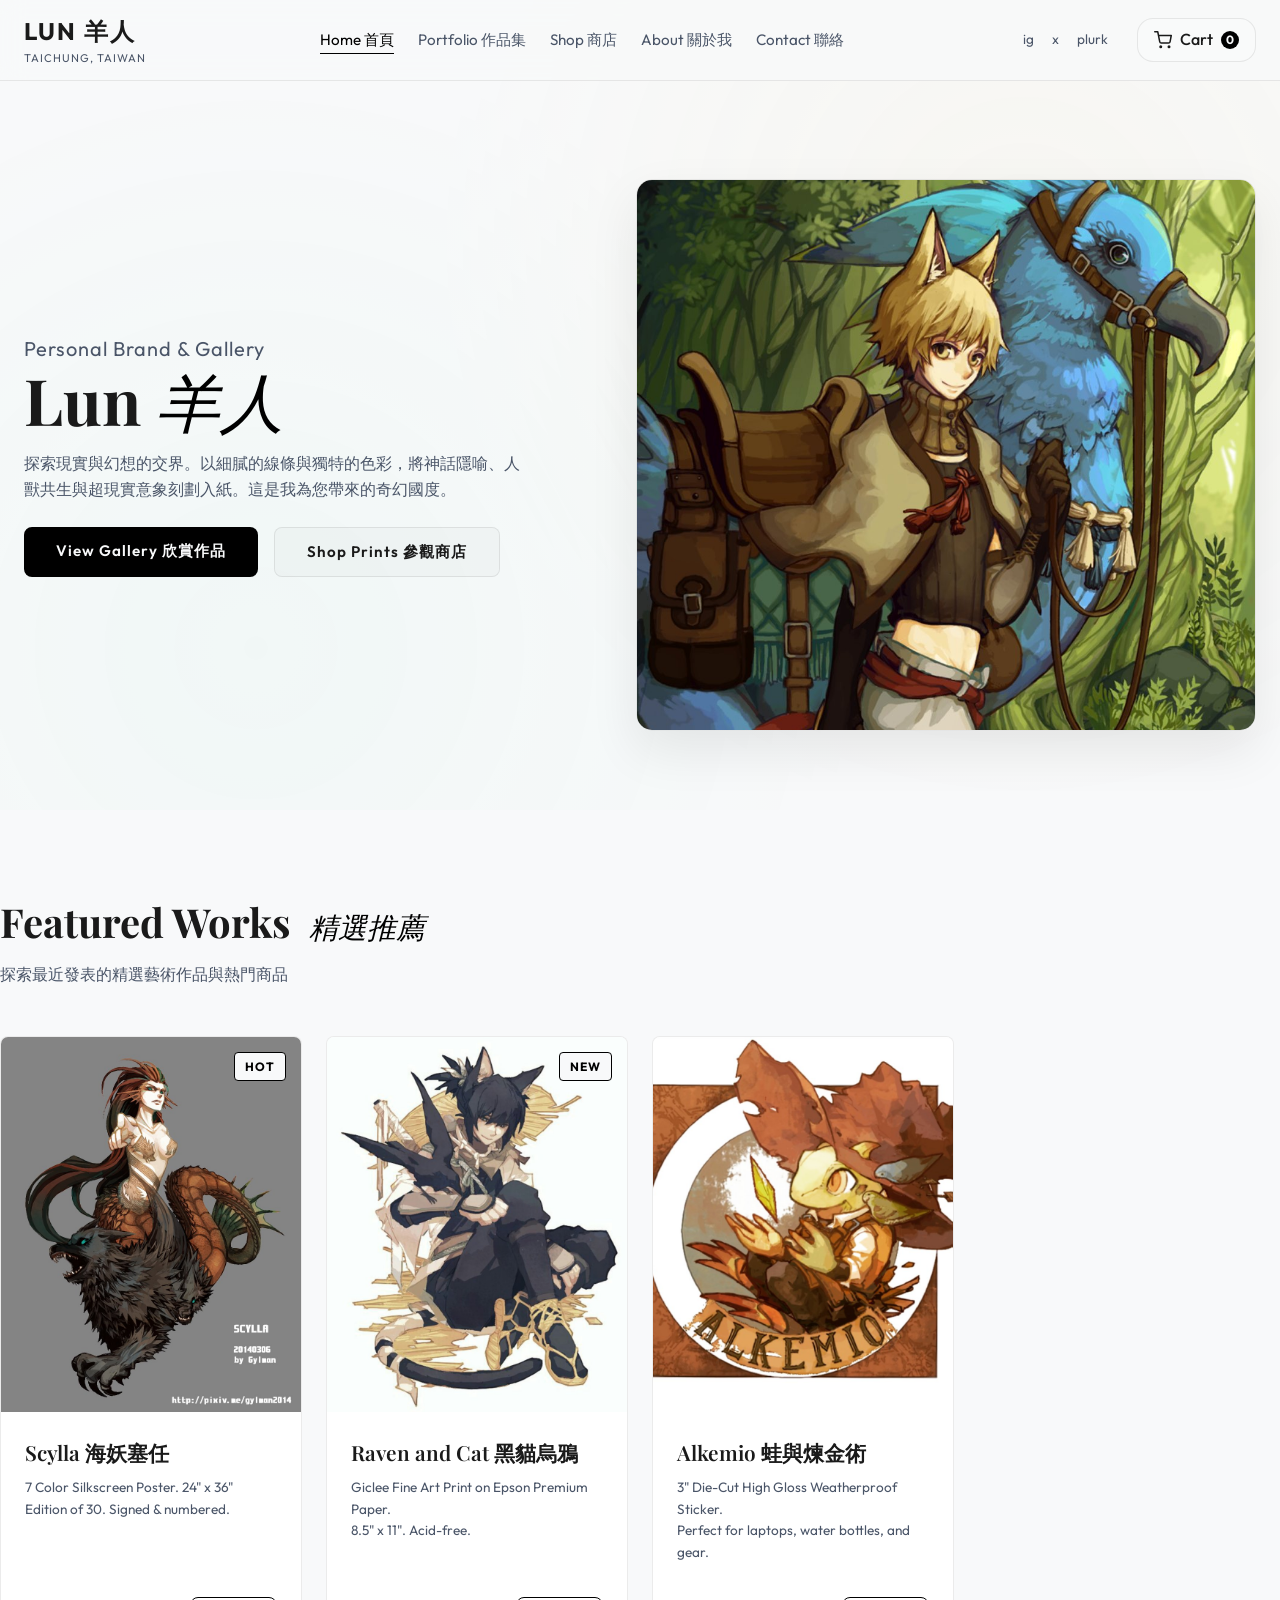
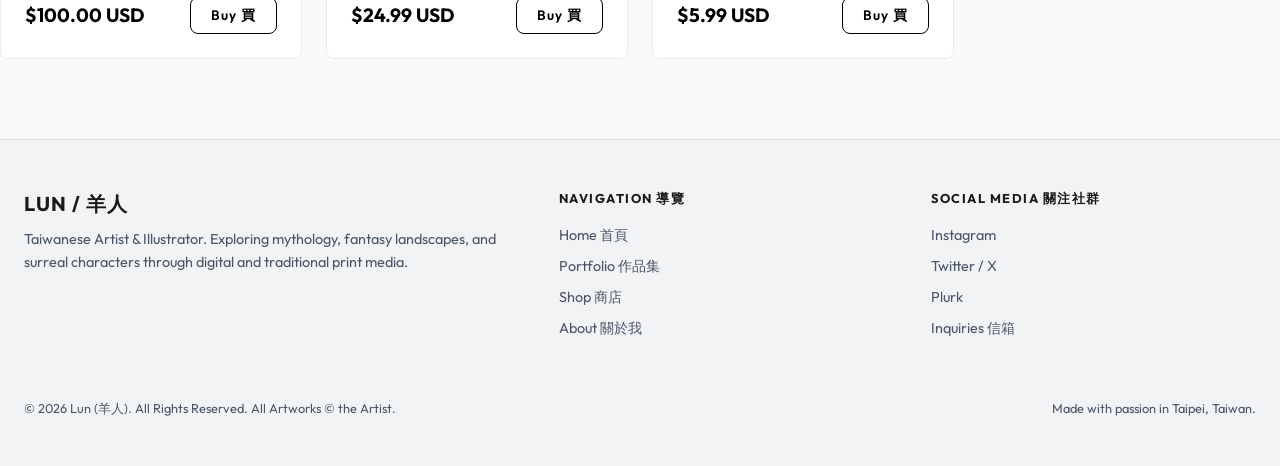
<file: index.html>
<!DOCTYPE html>
<html lang="zh-Hant-TW">
<head>
    <meta charset="UTF-8">
    <meta name="viewport" content="width=device-width, initial-scale=1.0">
    <title>Lun (羊人) — Artist & Illustrator | 官方網站</title>
    <meta name="description" content="台灣插畫家暨概念設計師 Lun (羊人) 的個人品牌官方網站。展示其超現實主義插畫、概念美術作品，並提供限量絲網印刷海報、藝術微噴與貼紙周邊販售。">
    <link rel="stylesheet" href="style.css">
    <!-- FontAwesome or simple SVG icons can be embedded directly. We'll use inline SVGs for high reliability and visual speed. -->
</head>
<body>

    <!-- --- Header --- -->
    <header>
        <div class="container nav-container">
            <a href="index.html" class="logo-wrapper">
                <span class="logo-brand">LUN 羊人</span>
                <span class="logo-location">Taichung, Taiwan</span>
            </a>
            
            <nav>
                <ul class="nav-links" id="nav-links">
                    <li><a href="index.html" class="active">Home 首頁</a></li>
                    <li><a href="portfolio.html">Portfolio 作品集</a></li>
                    <li><a href="shop.html">Shop 商店</a></li>
                    <li><a href="about.html">About 關於我</a></li>
                    <li><a href="#" id="contact-trigger">Contact 聯絡</a></li>
                </ul>
            </nav>
            
            <div class="nav-right">
                <div class="social-icons-nav">
                    <a href="https://instagram.com" target="_blank">ig</a>
                    <a href="https://x.com" target="_blank">x</a>
                    <a href="https://plurk.com" target="_blank">plurk</a>
                </div>
                <div class="cart-icon-btn" id="cart-toggle">
                    <svg width="18" height="18" viewBox="0 0 24 24" fill="none" stroke="currentColor" stroke-width="2" stroke-linecap="round" stroke-linejoin="round"><circle cx="9" cy="21" r="1"></circle><circle cx="20" cy="21" r="1"></circle><path d="M1 1h4l2.68 13.39a2 2 0 0 0 2 1.61h9.72a2 2 0 0 0 2-1.61L23 6H6"></path></svg>
                    <span>Cart</span>
                    <span class="cart-count" id="cart-count">0</span>
                </div>
                <div class="menu-toggle" id="menu-toggle">
                    <span></span>
                    <span></span>
                    <span></span>
                </div>
            </div>
        </div>
    </header>

    <!-- --- Hero Section --- -->
    <section class="hero-section">
        <div class="hero-bg"></div>
        <div class="container hero-grid">
            <div class="hero-content">
                <span class="subtitle">Personal Brand & Gallery</span>
                <h1>Lun <em>羊人</em></h1>
                <p>探索現實與幻想的交界。以細膩的線條與獨特的色彩，將神話隱喻、人獸共生與超現實意象刻劃入紙。這是我為您帶來的奇幻國度。</p>
                <div class="hero-actions">
                    <a href="portfolio.html" class="btn btn-primary">View Gallery 欣賞作品</a>
                    <a href="shop.html" class="btn btn-secondary">Shop Prints 參觀商店</a>
                </div>
            </div>
            <div class="hero-visual">
                <img src="assest/hero_artwork.png" alt="Lun (羊人) Signature Artwork - A surreal scene featuring a sheep-horned figure">
            </div>
        </div>
    </section>

    <!-- --- Featured Section --- -->
    <section class="container section-padding">
        <div class="section-header">
            <h2>Featured Works <em>精選推薦</em></h2>
            <p>探索最近發表的精選藝術作品與熱門商品</p>
        </div>
        
        <div class="product-grid">
            <!-- Work 1 (Link to Portfolio/Shop) -->
            <div class="product-card" data-id="featured-1" data-price="200.00" data-image="assest/artwork_silkscreen1.png">
                <div class="product-img-wrapper">
                    <img src="assest/artwork_silkscreen1.png" alt="Frankenstein AP - Screen Print Poster">
                    <span class="product-badge">Hot</span>
                </div>
                <div class="product-info">
                    <h3 class="product-title">Scylla 海妖塞任</h3>
                    <p class="product-meta">
                        7 Color Silkscreen Poster. 24" x 36"<br>
                        Edition of 30. Signed & numbered.
                    </p>
                    <div class="product-price-row">
                        <span class="product-price">$100.00 USD</span>
                        <button class="btn-buy">Buy 買</button>
                    </div>
                </div>
            </div>

            <!-- Work 2 -->
            <div class="product-card" data-id="featured-2" data-price="24.99" data-image="assest/artwork_giclee1.png">
                <div class="product-img-wrapper">
                    <img src="assest/artwork_giclee1.png" alt="Essences Insensees - Giclee Print">
                    <span class="product-badge">New</span>
                </div>
                <div class="product-info">
                    <h3 class="product-title">Raven and Cat 黑貓烏鴉</h3>
                    <p class="product-meta">
                        Giclee Fine Art Print on Epson Premium Paper.<br>
                        8.5" x 11". Acid-free.
                    </p>
                    <div class="product-price-row">
                        <span class="product-price">$24.99 USD</span>
                        <button class="btn-buy">Buy 買</button>
                    </div>
                </div>
            </div>

            <!-- Work 3 -->
            <div class="product-card" data-id="featured-3" data-price="5.99" data-image="assest/artwork_sticker1.png">
                <div class="product-img-wrapper">
                    <img src="assest/artwork_sticker1.png" alt="SOUR 酸 - Sticker">
                </div>
                <div class="product-info">
                    <h3 class="product-title">Alkemio 蛙與煉金術</h3>
                    <p class="product-meta">
                        3" Die-Cut High Gloss Weatherproof Sticker.<br>
                        Perfect for laptops, water bottles, and gear.
                    </p>
                    <div class="product-price-row">
                        <span class="product-price">$5.99 USD</span>
                        <button class="btn-buy">Buy 買</button>
                    </div>
                </div>
            </div>
        </div>
    </section>

    <!-- --- Cart Overlay & Drawer (Global) --- -->
    <div class="cart-overlay" id="cart-overlay">
        <div class="cart-drawer" id="cart-drawer">
            <div class="cart-header">
                <h3>Shopping Cart 購物車</h3>
                <span class="cart-close-btn" id="cart-close">&times;</span>
            </div>
            
            <div class="cart-items-wrapper" id="cart-items-wrapper">
                <!-- Cart items will be loaded dynamically by JS -->
            </div>
            
            <div class="cart-footer-panel">
                <div class="cart-summary-row">
                    <span>Subtotal 小計</span>
                    <span class="cart-summary-price" id="cart-total-price">$0.00 USD</span>
                </div>
                
                <button class="btn btn-primary" id="checkout-btn" style="width: 100%; text-align: center;">Proceed to Checkout 填寫結帳資料</button>
                
                <!-- Mock Checkout Form inside Drawer -->
                <div class="cart-checkout-form" id="checkout-form">
                    <form id="pay-form">
                        <div class="contact-form-group">
                            <label class="contact-form-label" for="checkout-email">Email 收件信箱</label>
                            <input class="contact-input" type="email" id="checkout-email" required placeholder="your_email@domain.com">
                        </div>
                        <div class="contact-form-group">
                            <label class="contact-form-label" for="checkout-name">Recipient Name 收件人姓名</label>
                            <input class="contact-input" type="text" id="checkout-name" required placeholder="收件人真實姓名">
                        </div>
                        <div class="contact-form-group">
                            <label class="contact-form-label" for="checkout-address">Shipping Address 運送地址</label>
                            <input class="contact-input" type="text" id="checkout-address" required placeholder="收件完整地址">
                        </div>
                        <div class="contact-form-group">
                            <label class="contact-form-label" for="checkout-card">Card Number 信用卡卡號</label>
                            <input class="contact-input" type="text" id="checkout-card" required placeholder="0000 0000 0000 0000">
                        </div>
                        <div style="display: grid; grid-template-columns: 1fr 1fr; gap: 10px;">
                            <div class="contact-form-group">
                                <label class="contact-form-label" for="checkout-expiry">Expiry 有效期限</label>
                                <input class="contact-input" type="text" id="checkout-expiry" required placeholder="MM/YY">
                            </div>
                            <div class="contact-form-group">
                                <label class="contact-form-label" for="checkout-cvv">CVV 安全碼</label>
                                <input class="contact-input" type="text" id="checkout-cvv" required placeholder="123">
                            </div>
                        </div>
                        <button type="submit" class="btn btn-primary" id="pay-submit-btn" style="width: 100%; text-align: center; margin-top: 15px; background-color: var(--accent-emerald);">Pay & Confirm 模擬付款</button>
                    </form>
                </div>
            </div>
        </div>
    </div>

    <!-- --- Contact Overlay & Drawer (Global) --- -->
    <div class="contact-overlay" id="contact-overlay">
        <div class="contact-drawer" id="contact-drawer">
            <div class="contact-header">
                <h3>Contact & Newsletter 聯絡與訂閱</h3>
                <span class="contact-close-btn" id="contact-close">&times;</span>
            </div>
            
            <div class="contact-body">
                <p class="contact-intro">對於委託合作、展覽邀請或商品購買有任何疑問？請填寫下方表單，我會儘快與您聯繫。</p>
                
                <form id="contact-form">
                    <div class="contact-form-group">
                        <label class="contact-form-label" for="contact-name">Name 姓名</label>
                        <input class="contact-input" type="text" id="contact-name" required placeholder="您的姓名">
                    </div>
                    <div class="contact-form-group">
                        <label class="contact-form-label" for="contact-email">Email 信箱</label>
                        <input class="contact-input" type="email" id="contact-email" required placeholder="your_email@domain.com">
                    </div>
                    <div class="contact-form-group">
                        <label class="contact-form-label" for="contact-subject">Subject 主旨</label>
                        <input class="contact-input" type="text" id="contact-subject" required placeholder="諮詢主旨">
                    </div>
                    <div class="contact-form-group">
                        <label class="contact-form-label" for="contact-message">Message 訊息內容</label>
                        <textarea class="contact-input" id="contact-message" required placeholder="請輸入您想說的話..."></textarea>
                    </div>
                    <button type="submit" class="btn btn-primary" style="width: 100%; text-align: center;">Send Message 傳送訊息</button>
                </form>
                
                <div class="contact-socials">
                    <span class="contact-form-label">Follow Me 關注社群</span>
                    <ul class="contact-social-links">
                        <li><a href="https://instagram.com" target="_blank">Instagram</a></li>
                        <li><a href="https://x.com" target="_blank">Twitter / X</a></li>
                        <li><a href="https://plurk.com" target="_blank">Plurk</a></li>
                        <li><a href="mailto:lun.sheepman@gmail.com">Email 信箱</a></li>
                    </ul>
                </div>
            </div>
        </div>
    </div>

    <!-- --- Footer --- -->
    <footer>
        <div class="container footer-grid">
            <div class="footer-brand">
                <h4>LUN / 羊人</h4>
                <p>Taiwanese Artist & Illustrator. Exploring mythology, fantasy landscapes, and surreal characters through digital and traditional print media.</p>
            </div>
            <div class="footer-links">
                <h5>Navigation 導覽</h5>
                <ul>
                    <li><a href="index.html">Home 首頁</a></li>
                    <li><a href="portfolio.html">Portfolio 作品集</a></li>
                    <li><a href="shop.html">Shop 商店</a></li>
                    <li><a href="about.html">About 關於我</a></li>
                </ul>
            </div>
            <div class="footer-links">
                <h5>Social Media 關注社群</h5>
                <ul>
                    <li><a href="https://instagram.com" target="_blank">Instagram</a></li>
                    <li><a href="https://x.com" target="_blank">Twitter / X</a></li>
                    <li><a href="https://plurk.com" target="_blank">Plurk</a></li>
                    <li><a href="mailto:lun.sheepman@gmail.com">Inquiries 信箱</a></li>
                </ul>
            </div>
        </div>
        <div class="container footer-bottom">
            <span>&copy; 2026 Lun (羊人). All Rights Reserved. All Artworks &copy; the Artist.</span>
            <span>Made with passion in Taipei, Taiwan.</span>
        </div>
    </footer>

    <script src="app.js"></script>
</body>
</html>
<!-- rebuild -->
</file>
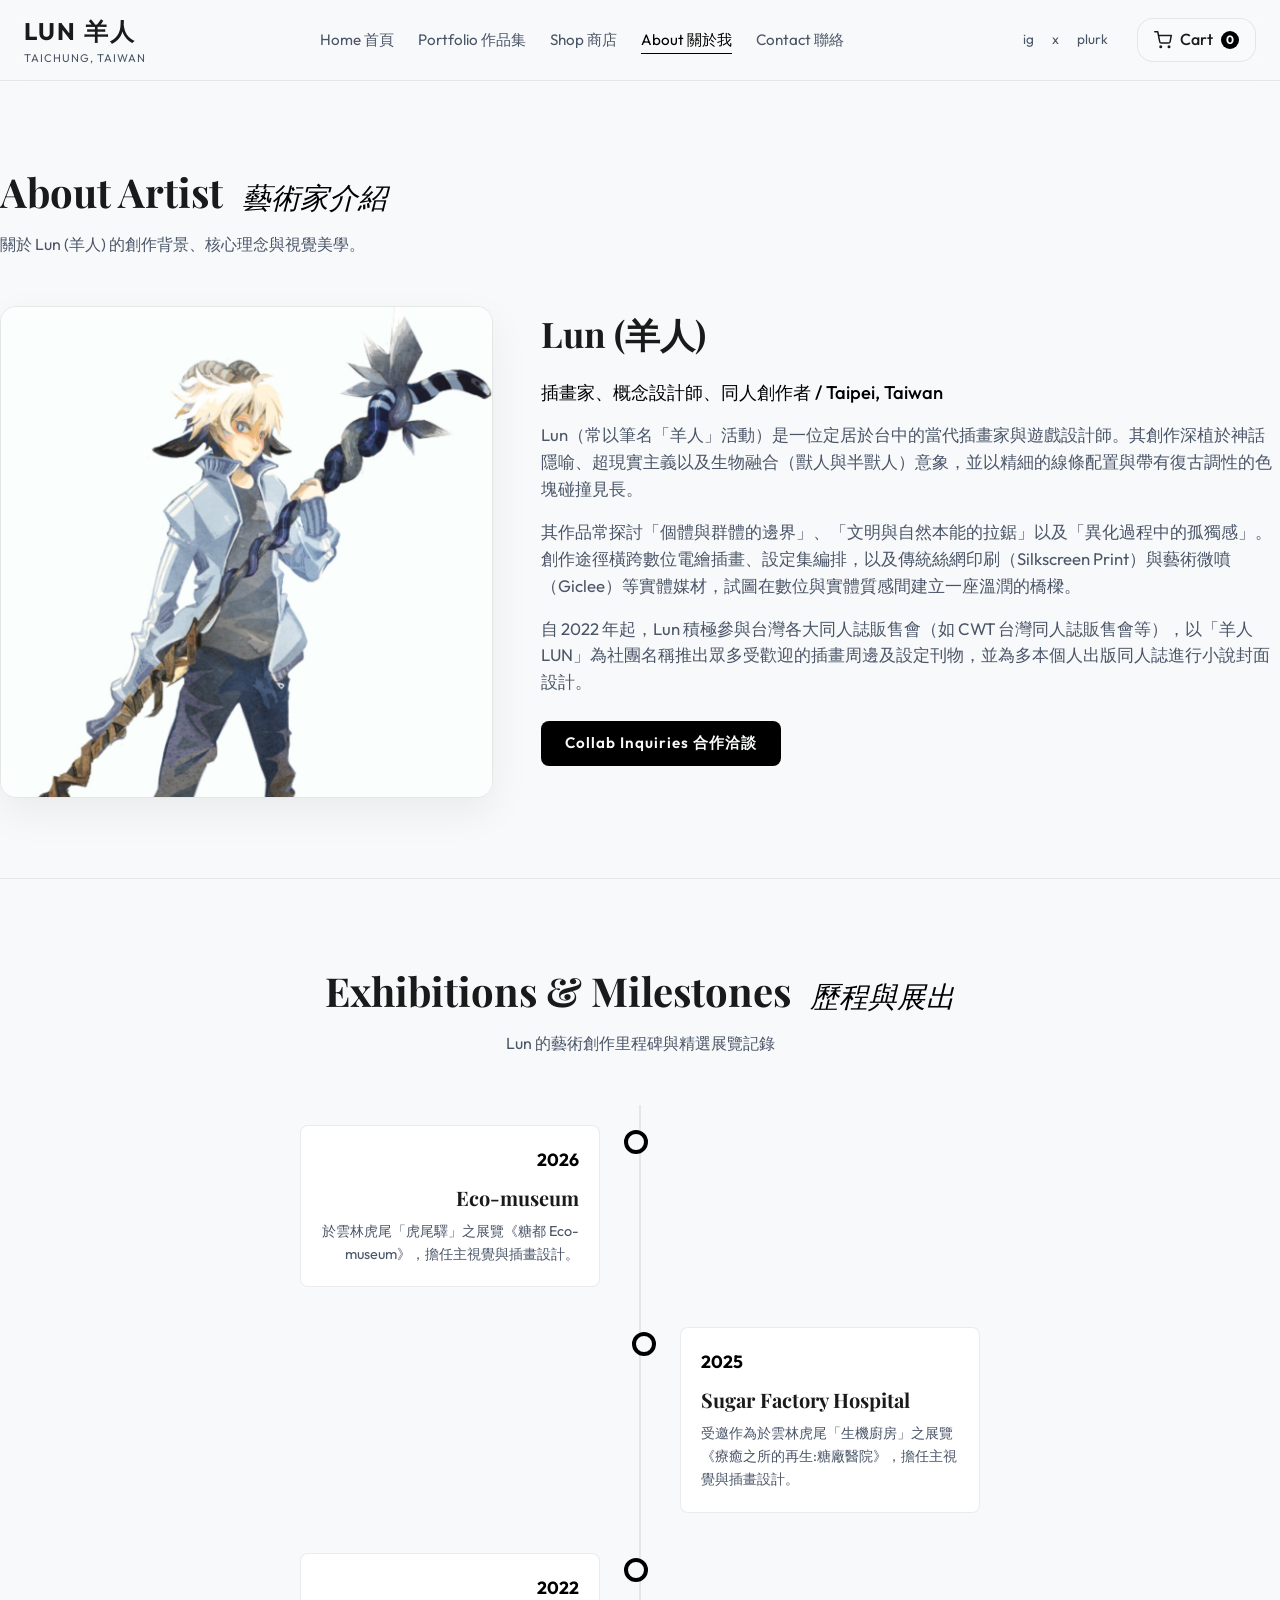
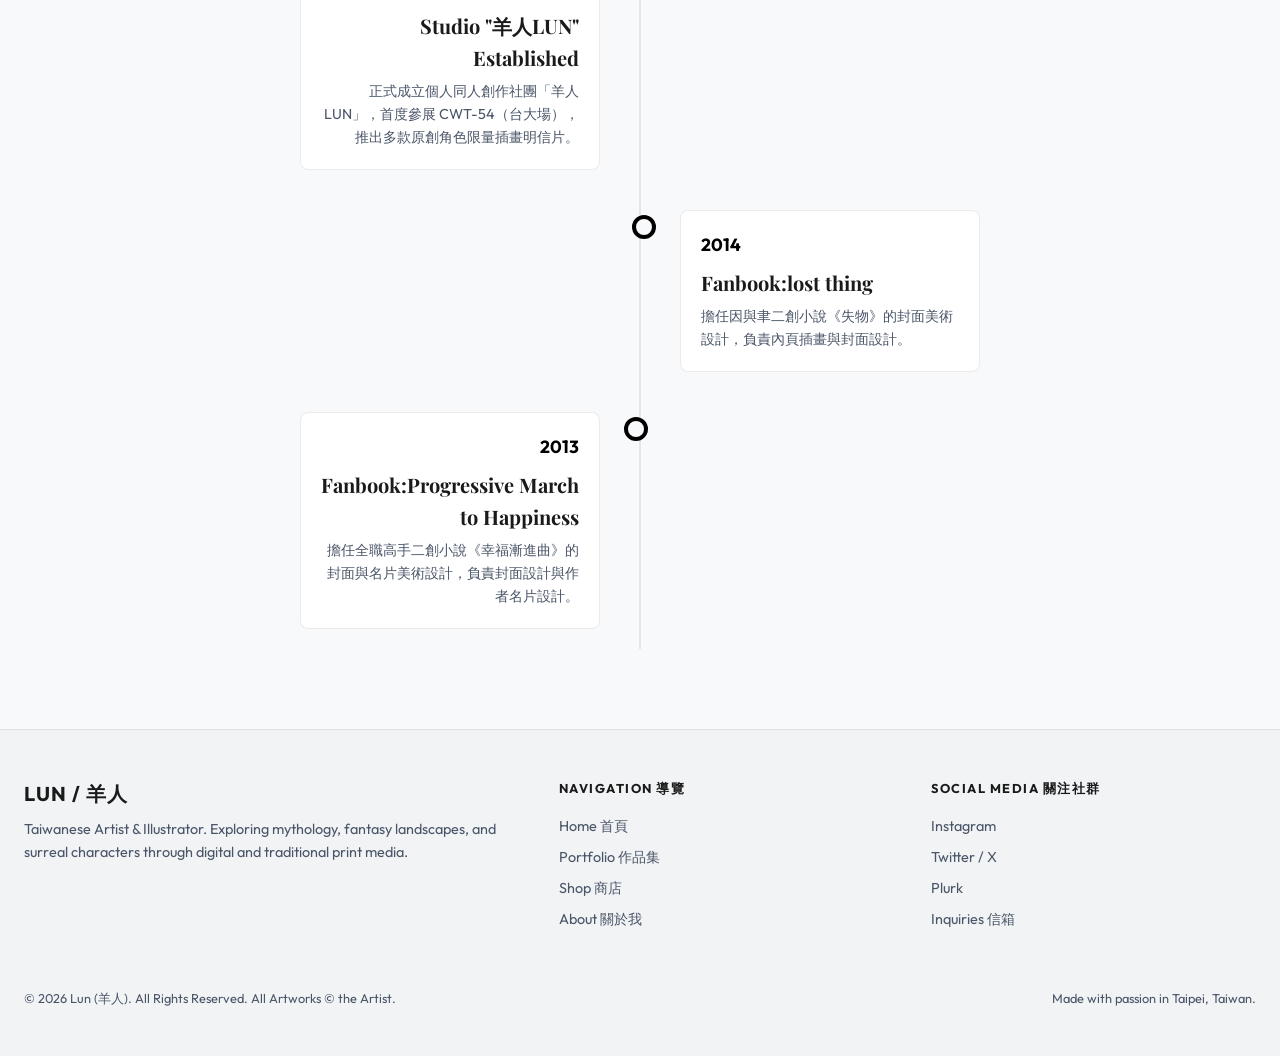
<file: about.html>
<!DOCTYPE html>
<html lang="zh-Hant-TW">
<head>
    <meta charset="UTF-8">
    <meta name="viewport" content="width=device-width, initial-scale=1.0">
    <title>About — Lun (羊人) | 關於我</title>
    <meta name="description" content="了解插畫家 Lun (羊人) 的創作背景與藝術理念。探索其創作生涯時間軸、精選展覽經歷、合作客戶與個人自傳。">
    <link rel="stylesheet" href="style.css">
</head>
<body>

    <!-- --- Header --- -->
    <header>
        <div class="container nav-container">
            <a href="index.html" class="logo-wrapper">
                <span class="logo-brand">LUN 羊人</span>
                <span class="logo-location">Taichung, Taiwan</span>
            </a>
            
            <nav>
                <ul class="nav-links" id="nav-links">
                    <li><a href="index.html">Home 首頁</a></li>
                    <li><a href="portfolio.html">Portfolio 作品集</a></li>
                    <li><a href="shop.html">Shop 商店</a></li>
                    <li><a href="about.html" class="active">About 關於我</a></li>
                    <li><a href="#" id="contact-trigger">Contact 聯絡</a></li>
                </ul>
            </nav>
            
            <div class="nav-right">
                <div class="social-icons-nav">
                    <a href="https://instagram.com" target="_blank">ig</a>
                    <a href="https://x.com" target="_blank">x</a>
                    <a href="https://plurk.com" target="_blank">plurk</a>
                </div>
                <div class="cart-icon-btn" id="cart-toggle">
                    <svg width="18" height="18" viewBox="0 0 24 24" fill="none" stroke="currentColor" stroke-width="2" stroke-linecap="round" stroke-linejoin="round"><circle cx="9" cy="21" r="1"></circle><circle cx="20" cy="21" r="1"></circle><path d="M1 1h4l2.68 13.39a2 2 0 0 0 2 1.61h9.72a2 2 0 0 0 2-1.61L23 6H6"></path></svg>
                    <span>Cart</span>
                    <span class="cart-count" id="cart-count">0</span>
                </div>
                <div class="menu-toggle" id="menu-toggle">
                    <span></span>
                    <span></span>
                    <span></span>
                </div>
            </div>
        </div>
    </header>

    <!-- --- About Section --- -->
    <section class="container section-padding" style="margin-top: 80px;">
        <div class="section-header">
            <h2>About Artist <em>藝術家介紹</em></h2>
            <p>關於 Lun (羊人) 的創作背景、核心理念與視覺美學。</p>
        </div>
        
        <div class="about-grid">
            <div class="about-image">
                <img src="assest/artist_avatar.png" alt="Lun (羊人) Stylized Portrait">
            </div>
            
            <div class="about-text">
                <h3>Lun (羊人)</h3>
                <p style="color: var(--accent-gold); font-size: 1.15rem; font-weight: 500; margin-bottom: 15px;">插畫家、概念設計師、同人創作者 / Taipei, Taiwan</p>
                
                <p>Lun（常以筆名「羊人」活動）是一位定居於台中的當代插畫家與遊戲設計師。其創作深植於神話隱喻、超現實主義以及生物融合（獸人與半獸人）意象，並以精細的線條配置與帶有復古調性的色塊碰撞見長。</p>
                
                <p>其作品常探討「個體與群體的邊界」、「文明與自然本能的拉鋸」以及「異化過程中的孤獨感」。創作途徑橫跨數位電繪插畫、設定集編排，以及傳統絲網印刷（Silkscreen Print）與藝術微噴（Giclee）等實體媒材，試圖在數位與實體質感間建立一座溫潤的橋樑。</p>
                
                <p>自 2022 年起，Lun 積極參與台灣各大同人誌販售會（如 CWT 台灣同人誌販售會等），以「羊人LUN」為社團名稱推出眾多受歡迎的插畫周邊及設定刊物，並為多本個人出版同人誌進行小說封面設計。</p>
                
                <div style="margin-top: 25px;">
                    <a href="#" class="btn btn-primary" id="contact-trigger-about" style="padding: 10px 24px;">Collab Inquiries 合作洽談</a>
                </div>
            </div>
        </div>

        <!-- Timeline Section -->
        <div class="timeline-section">
            <div class="section-header" style="text-align: center;">
                <h2>Exhibitions & Milestones <em>歷程與展出</em></h2>
                <p>Lun 的藝術創作里程碑與精選展覽記錄</p>
            </div>
            
            <div class="timeline">
                <!-- 2026 -->
                <div class="timeline-item timeline-left">
                    <div class="timeline-content">
                        <div class="timeline-date">2026</div>
                        <h4>Eco-museum</h4>
                        <p>於雲林虎尾「虎尾驛」之展覽《糖都 Eco-museum》，擔任主視覺與插畫設計。</p>
                    </div>
                </div>
                
                <!-- 2025 -->
                <div class="timeline-item timeline-right">
                    <div class="timeline-content">
                        <div class="timeline-date">2025</div>
                        <h4>Sugar Factory Hospital</h4>
                        <p>受邀作為於雲林虎尾「生機廚房」之展覽《療癒之所的再生:糖廠醫院》，擔任主視覺與插畫設計。</p>
                    </div>
                </div>
                
                <!-- 2022 -->
                <div class="timeline-item timeline-left">
                    <div class="timeline-content">
                        <div class="timeline-date">2022</div>
                        <h4>Studio "羊人LUN" Established</h4>
                        <p>正式成立個人同人創作社團「羊人LUN」，首度參展 CWT-54（台大場），推出多款原創角色限量插畫明信片。</p>
                    </div>
                </div>
                
                <!-- 2014 -->
                <div class="timeline-item timeline-right">
                    <div class="timeline-content">
                        <div class="timeline-date">2014</div>
                        <h4>Fanbook:lost thing</h4>
                        <p>擔任因與聿二創小說《失物》的封面美術設計，負責內頁插畫與封面設計。</p>
                    </div>
                </div>

                <!-- 2013 -->
                <div class="timeline-item timeline-left">
                    <div class="timeline-content">
                        <div class="timeline-date">2013</div>
                        <h4>Fanbook:Progressive March to Happiness</h4>
                        <p>擔任全職高手二創小說《幸福漸進曲》的封面與名片美術設計，負責封面設計與作者名片設計。</p>
                    </div>
                </div>
            </div>
        </div>
    </section>

    <!-- --- Cart Overlay & Drawer (Global) --- -->
    <div class="cart-overlay" id="cart-overlay">
        <div class="cart-drawer" id="cart-drawer">
            <div class="cart-header">
                <h3>Shopping Cart 購物車</h3>
                <span class="cart-close-btn" id="cart-close">&times;</span>
            </div>
            
            <div class="cart-items-wrapper" id="cart-items-wrapper">
                <!-- Loaded Dynamically -->
            </div>
            
            <div class="cart-footer-panel">
                <div class="cart-summary-row">
                    <span>Subtotal 小計</span>
                    <span class="cart-summary-price" id="cart-total-price">$0.00 USD</span>
                </div>
                
                <button class="btn btn-primary" id="checkout-btn" style="width: 100%; text-align: center;">Proceed to Checkout 填寫結帳資料</button>
                
                <div class="cart-checkout-form" id="checkout-form">
                    <form id="pay-form">
                        <div class="contact-form-group">
                            <label class="contact-form-label" for="checkout-email">Email 收件信箱</label>
                            <input class="contact-input" type="email" id="checkout-email" required placeholder="your_email@domain.com">
                        </div>
                        <div class="contact-form-group">
                            <label class="contact-form-label" for="checkout-name">Recipient Name 收件人姓名</label>
                            <input class="contact-input" type="text" id="checkout-name" required placeholder="收件人真實姓名">
                        </div>
                        <div class="contact-form-group">
                            <label class="contact-form-label" for="checkout-address">Shipping Address 運送地址</label>
                            <input class="contact-input" type="text" id="checkout-address" required placeholder="收件完整地址">
                        </div>
                        <div class="contact-form-group">
                            <label class="contact-form-label" for="checkout-card">Card Number 信用卡卡號</label>
                            <input class="contact-input" type="text" id="checkout-card" required placeholder="0000 0000 0000 0000">
                        </div>
                        <div style="display: grid; grid-template-columns: 1fr 1fr; gap: 10px;">
                            <div class="contact-form-group">
                                <label class="contact-form-label" for="checkout-expiry">Expiry 有效期限</label>
                                <input class="contact-input" type="text" id="checkout-expiry" required placeholder="MM/YY">
                            </div>
                            <div class="contact-form-group">
                                <label class="contact-form-label" for="checkout-cvv">CVV 安全碼</label>
                                <input class="contact-input" type="text" id="checkout-cvv" required placeholder="123">
                            </div>
                        </div>
                        <button type="submit" class="btn btn-primary" id="pay-submit-btn" style="width: 100%; text-align: center; margin-top: 15px; background-color: var(--accent-emerald);">Pay & Confirm 模擬付款</button>
                    </form>
                </div>
            </div>
        </div>
    </div>

    <!-- --- Contact Overlay & Drawer (Global) --- -->
    <div class="contact-overlay" id="contact-overlay">
        <div class="contact-drawer" id="contact-drawer">
            <div class="contact-header">
                <h3>Contact & Newsletter 聯絡與訂閱</h3>
                <span class="contact-close-btn" id="contact-close">&times;</span>
            </div>
            
            <div class="contact-body">
                <p class="contact-intro">對於委託合作、展覽邀請或商品購買有任何疑問？請填寫下方表單，我會儘快與您聯繫。</p>
                
                <form id="contact-form">
                    <div class="contact-form-group">
                        <label class="contact-form-label" for="contact-name">Name 姓名</label>
                        <input class="contact-input" type="text" id="contact-name" required placeholder="您的姓名">
                    </div>
                    <div class="contact-form-group">
                        <label class="contact-form-label" for="contact-email">Email 信箱</label>
                        <input class="contact-input" type="email" id="contact-email" required placeholder="your_email@domain.com">
                    </div>
                    <div class="contact-form-group">
                        <label class="contact-form-label" for="contact-subject">Subject 主旨</label>
                        <input class="contact-input" type="text" id="contact-subject" required placeholder="諮詢主旨">
                    </div>
                    <div class="contact-form-group">
                        <label class="contact-form-label" for="contact-message">Message 訊息內容</label>
                        <textarea class="contact-input" id="contact-message" required placeholder="請輸入您想說的話..."></textarea>
                    </div>
                    <button type="submit" class="btn btn-primary" style="width: 100%; text-align: center;">Send Message 傳送訊息</button>
                </form>
                
                <div class="contact-socials">
                    <span class="contact-form-label">Follow Me 關注社群</span>
                    <ul class="contact-social-links">
                        <li><a href="https://instagram.com" target="_blank">Instagram</a></li>
                        <li><a href="https://x.com" target="_blank">Twitter / X</a></li>
                        <li><a href="https://plurk.com" target="_blank">Plurk</a></li>
                        <li><a href="mailto:lun.sheepman@gmail.com">Email 信箱</a></li>
                    </ul>
                </div>
            </div>
        </div>
    </div>

    <!-- --- Footer --- -->
    <footer>
        <div class="container footer-grid">
            <div class="footer-brand">
                <h4>LUN / 羊人</h4>
                <p>Taiwanese Artist & Illustrator. Exploring mythology, fantasy landscapes, and surreal characters through digital and traditional print media.</p>
            </div>
            <div class="footer-links">
                <h5>Navigation 導覽</h5>
                <ul>
                    <li><a href="index.html">Home 首頁</a></li>
                    <li><a href="portfolio.html">Portfolio 作品集</a></li>
                    <li><a href="shop.html">Shop 商店</a></li>
                    <li><a href="about.html">About 關於我</a></li>
                </ul>
            </div>
            <div class="footer-links">
                <h5>Social Media 關注社群</h5>
                <ul>
                    <li><a href="https://instagram.com" target="_blank">Instagram</a></li>
                    <li><a href="https://x.com" target="_blank">Twitter / X</a></li>
                    <li><a href="https://plurk.com" target="_blank">Plurk</a></li>
                    <li><a href="mailto:lun.sheepman@gmail.com">Inquiries 信箱</a></li>
                </ul>
            </div>
        </div>
        <div class="container footer-bottom">
            <span>&copy; 2026 Lun (羊人). All Rights Reserved. All Artworks &copy; the Artist.</span>
            <span>Made with passion in Taipei, Taiwan.</span>
        </div>
    </footer>

    <script src="app.js"></script>
    <script>
        // Specific toggle for about page button to open contact overlay
        const aboutCollabBtn = document.getElementById('contact-trigger-about');
        if (aboutCollabBtn) {
            aboutCollabBtn.addEventListener('click', (e) => {
                e.preventDefault();
                const overlay = document.getElementById('contact-overlay');
                if (overlay) overlay.classList.add('open');
            });
        }
    </script>
</body>
</html>
</file>
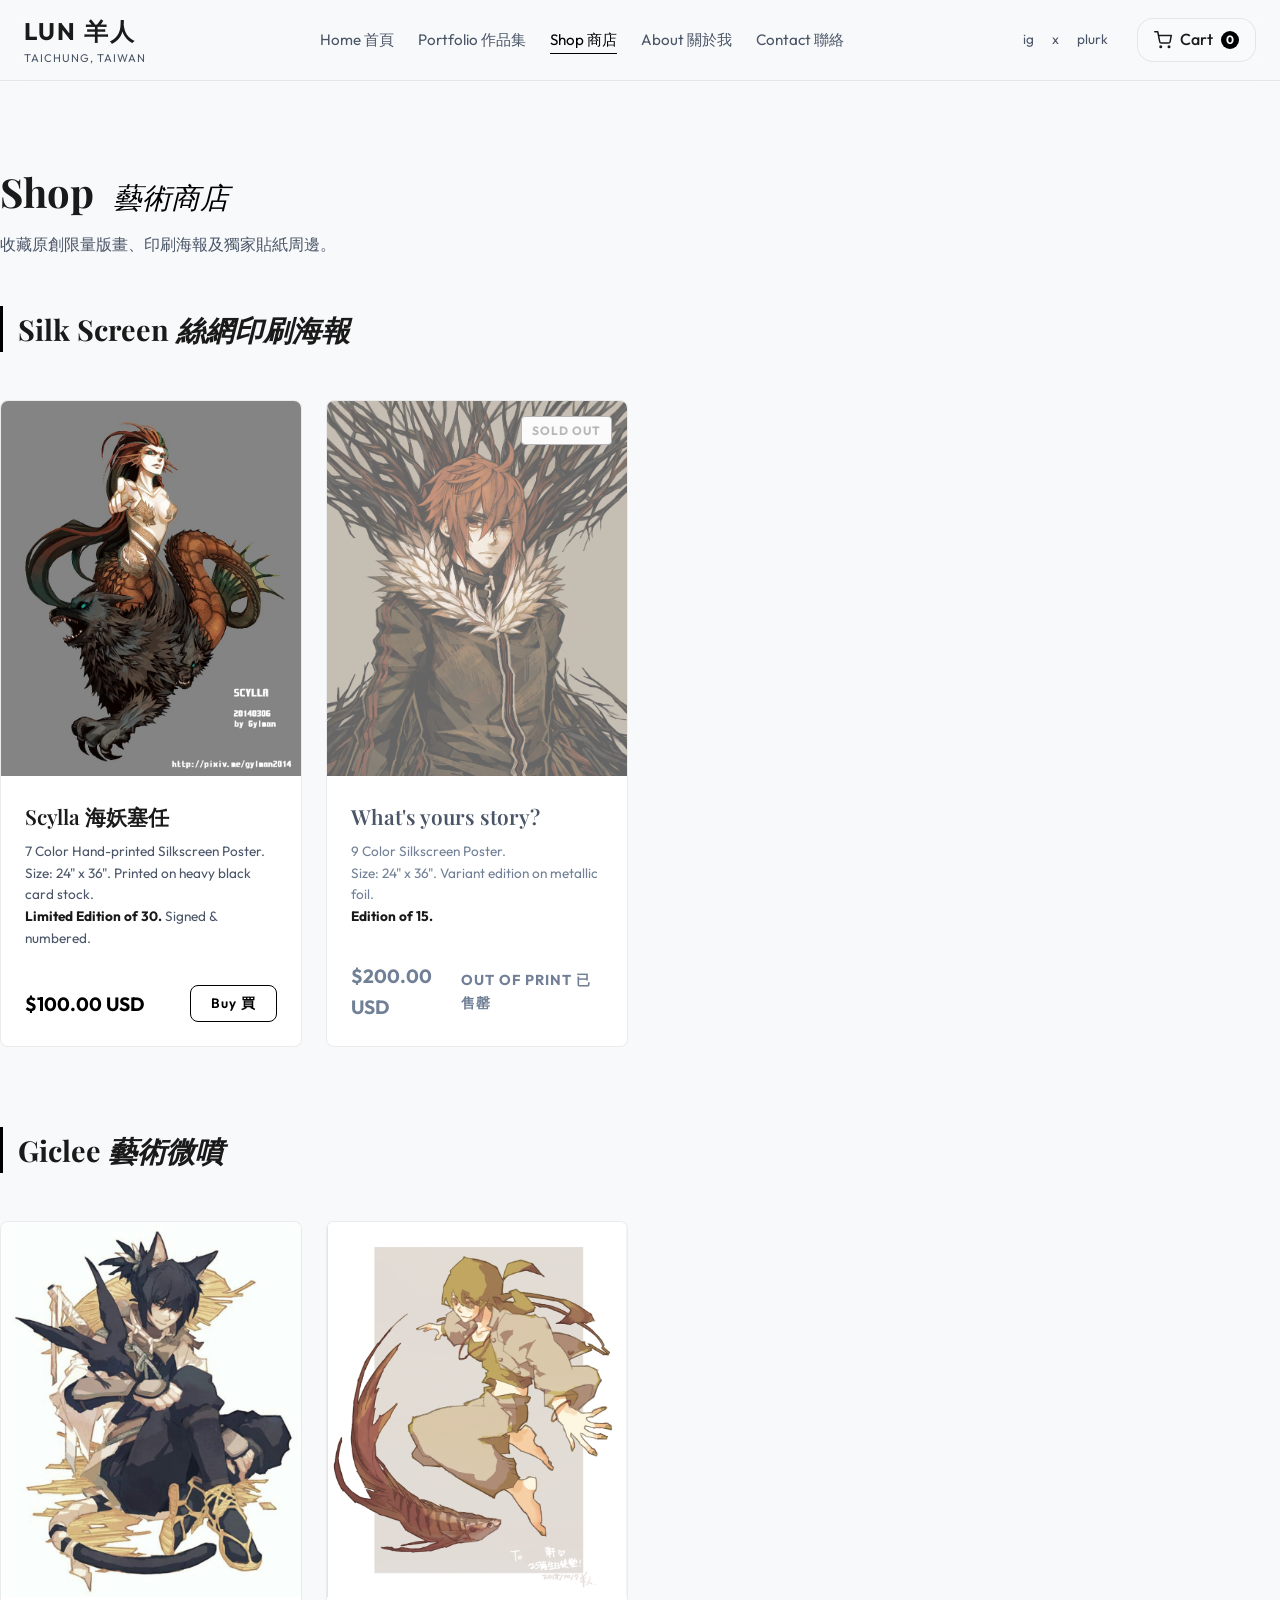
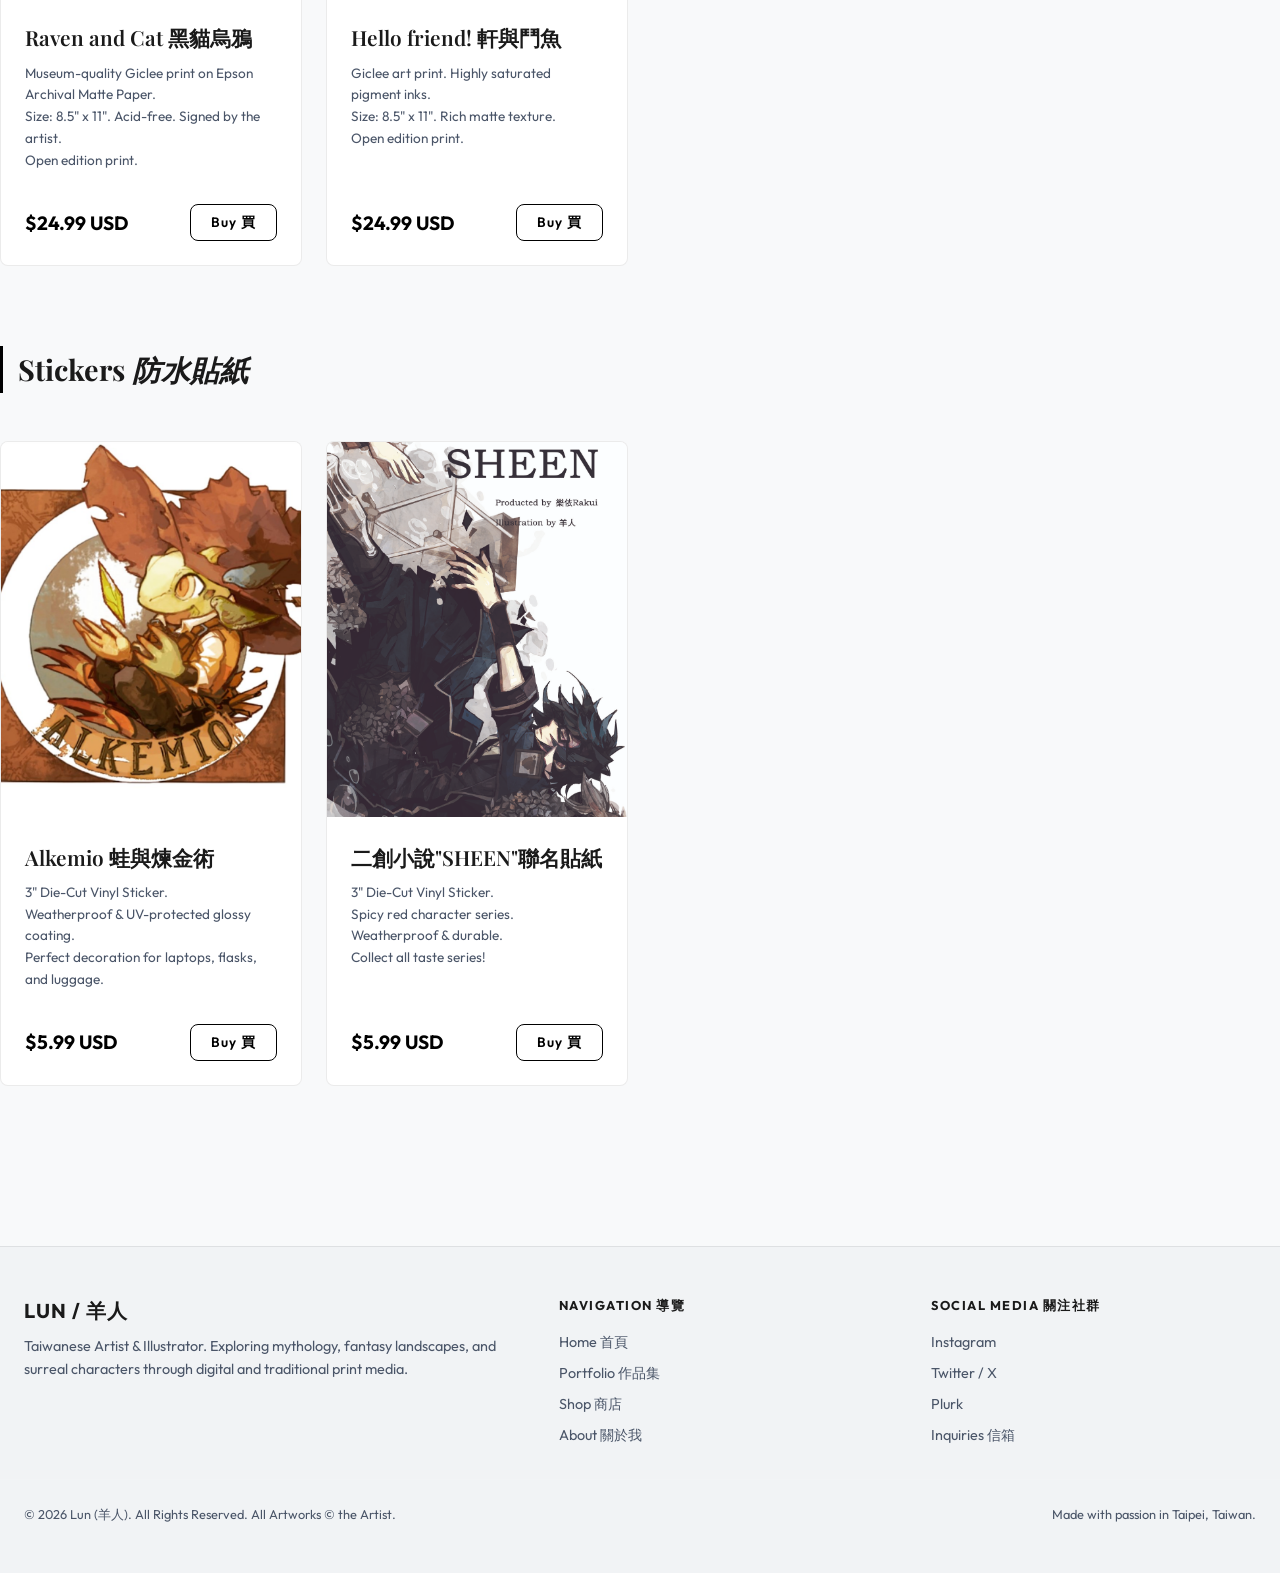
<file: shop.html>
<!DOCTYPE html>
<html lang="zh-Hant-TW">
<head>
    <meta charset="UTF-8">
    <meta name="viewport" content="width=device-width, initial-scale=1.0">
    <title>Shop — Lun (羊人) | 商店</title>
    <meta name="description" content="購買插畫家 Lun (羊人) 的限量周邊與藝術版畫。包含限量絲網印刷海報（Silk Screen）、高品質藝術微噴（Giclee）以及防水貼紙。全台及海外配送。">
    <link rel="stylesheet" href="style.css">
</head>
<body>

    <!-- --- Header --- -->
    <header>
        <div class="container nav-container">
            <a href="index.html" class="logo-wrapper">
                <span class="logo-brand">LUN 羊人</span>
                <span class="logo-location">Taichung, Taiwan</span>
            </a>
            
            <nav>
                <ul class="nav-links" id="nav-links">
                    <li><a href="index.html">Home 首頁</a></li>
                    <li><a href="portfolio.html">Portfolio 作品集</a></li>
                    <li><a href="shop.html" class="active">Shop 商店</a></li>
                    <li><a href="about.html">About 關於我</a></li>
                    <li><a href="#" id="contact-trigger">Contact 聯絡</a></li>
                </ul>
            </nav>
            
            <div class="nav-right">
                <div class="social-icons-nav">
                    <a href="https://instagram.com" target="_blank">ig</a>
                    <a href="https://x.com" target="_blank">x</a>
                    <a href="https://plurk.com" target="_blank">plurk</a>
                </div>
                <div class="cart-icon-btn" id="cart-toggle">
                    <svg width="18" height="18" viewBox="0 0 24 24" fill="none" stroke="currentColor" stroke-width="2" stroke-linecap="round" stroke-linejoin="round"><circle cx="9" cy="21" r="1"></circle><circle cx="20" cy="21" r="1"></circle><path d="M1 1h4l2.68 13.39a2 2 0 0 0 2 1.61h9.72a2 2 0 0 0 2-1.61L23 6H6"></path></svg>
                    <span>Cart</span>
                    <span class="cart-count" id="cart-count">0</span>
                </div>
                <div class="menu-toggle" id="menu-toggle">
                    <span></span>
                    <span></span>
                    <span></span>
                </div>
            </div>
        </div>
    </header>

    <!-- --- Shop Section --- -->
    <section class="container section-padding" style="margin-top: 80px;">
        <div class="section-header">
            <h2>Shop <em>藝術商店</em></h2>
            <p>收藏原創限量版畫、印刷海報及獨家貼紙周邊。</p>
        </div>
        
        <!-- Category 1: Silk Screen -->
        <div class="shop-category-section">
            <div class="section-header">
                <h3 style="font-family: var(--font-serif); font-size: 1.8rem; margin-bottom: 20px; border-left: 3px solid var(--accent-gold); padding-left: 15px;">Silk Screen <em>絲網印刷海報</em></h3>
            </div>
            
            <div class="product-grid">
                <!-- Frankenstein -->
                <div class="product-card" data-id="silkscreen-1" data-price="200.00" data-image="assest/artwork_silkscreen1.png">
                    <div class="product-img-wrapper">
                        <img src="assest/artwork_silkscreen1.png" alt="Frankenstein AP">
                    </div>
                    <div class="product-info">
                        <h3 class="product-title">Scylla 海妖塞任</h3>
                        <p class="product-meta">
                            7 Color Hand-printed Silkscreen Poster.<br>
                            Size: 24" x 36". Printed on heavy black card stock.<br>
                            <strong>Limited Edition of 30.</strong> Signed & numbered.
                        </p>
                        <div class="product-price-row">
                            <span class="product-price">$100.00 USD</span>
                            <button class="btn-buy">Buy 買</button>
                        </div>
                    </div>
                </div>

                <!-- JAWS (Sold Out Example) -->
                <div class="product-card" data-id="silkscreen-2" data-price="300.00" data-image="assest/11.png">
                    <div class="product-img-wrapper" style="opacity: 0.6;">
                        <img src="assest/16.png" alt="JAWS AP">
                        <span class="product-badge" style="border-color: #888; color: #888;">Sold Out</span>
                    </div>
                    <div class="product-info">
                        <h3 class="product-title" style="color: var(--text-secondary);">What's yours story?</h3>
                        <p class="product-meta" style="color: var(--text-muted);">
                            9 Color Silkscreen Poster.<br>
                            Size: 24" x 36". Variant edition on metallic foil.<br>
                            <strong>Edition of 15.</strong>
                        </p>
                        <div class="product-price-row">
                            <span class="product-price" style="color: var(--text-muted);">$200.00 USD</span>
                            <span class="out-of-print">Out of Print 已售罄</span>
                        </div>
                    </div>
                </div>
            </div>
        </div>

        <!-- Category 2: Giclee -->
        <div class="shop-category-section">
            <div class="section-header">
                <h3 style="font-family: var(--font-serif); font-size: 1.8rem; margin-bottom: 20px; border-left: 3px solid var(--accent-gold); padding-left: 15px;">Giclee <em>藝術微噴</em></h3>
            </div>
            
            <div class="product-grid">
                <!-- Essences -->
                <div class="product-card" data-id="giclee-1" data-price="24.99" data-image="assest/artwork_giclee1.png">
                    <div class="product-img-wrapper">
                        <img src="assest/artwork_giclee1.png" alt="Essences Insensees">
                    </div>
                    <div class="product-info">
                        <h3 class="product-title">Raven and Cat 黑貓烏鴉</h3>
                        <p class="product-meta">
                            Museum-quality Giclee print on Epson Archival Matte Paper.<br>
                            Size: 8.5" x 11". Acid-free. Signed by the artist.<br>
                            Open edition print.
                        </p>
                        <div class="product-price-row">
                            <span class="product-price">$24.99 USD</span>
                            <button class="btn-buy">Buy 買</button>
                        </div>
                    </div>
                </div>

                <!-- Cuir d'Ange -->
                <div class="product-card" data-id="giclee-2" data-price="24.99" data-image="assest/12.png">
                    <div class="product-img-wrapper">
                        <img src="assest/12.png" alt="Cuir d'Ange">
                    </div>
                    <div class="product-info">
                        <h3 class="product-title">Hello friend! 軒與鬥魚</h3>
                        <p class="product-meta">
                            Giclee art print. Highly saturated pigment inks.<br>
                            Size: 8.5" x 11". Rich matte texture.<br>
                            Open edition print.
                        </p>
                        <div class="product-price-row">
                            <span class="product-price">$24.99 USD</span>
                            <button class="btn-buy">Buy 買</button>
                        </div>
                    </div>
                </div>
            </div>
        </div>

        <!-- Category 3: Stickers -->
        <div class="shop-category-section">
            <div class="section-header">
                <h3 style="font-family: var(--font-serif); font-size: 1.8rem; margin-bottom: 20px; border-left: 3px solid var(--accent-gold); padding-left: 15px;">Stickers <em>防水貼紙</em></h3>
            </div>
            
            <div class="product-grid">
                <!-- SOUR -->
                <div class="product-card" data-id="sticker-1" data-price="5.99" data-image="assest/artwork_sticker1.png">
                    <div class="product-img-wrapper">
                        <img src="assest/artwork_sticker1.png" alt="SOUR Sticker">
                    </div>
                    <div class="product-info">
                        <h3 class="product-title">Alkemio 蛙與煉金術</h3>
                        <p class="product-meta">
                            3" Die-Cut Vinyl Sticker.<br>
                            Weatherproof & UV-protected glossy coating.<br>
                            Perfect decoration for laptops, flasks, and luggage.
                        </p>
                        <div class="product-price-row">
                            <span class="product-price">$5.99 USD</span>
                            <button class="btn-buy">Buy 買</button>
                        </div>
                    </div>
                </div>

                <!-- SPICY -->
                <div class="product-card" data-id="sticker-2" data-price="5.99" data-image="assest/20.jpg">
                    <div class="product-img-wrapper">
                        <img src="assest/20.jpg" alt="SPICY Sticker">
                    </div>
                    <div class="product-info">
                        <h3 class="product-title">二創小說"SHEEN"聯名貼紙</h3>
                        <p class="product-meta">
                            3" Die-Cut Vinyl Sticker.<br>
                            Spicy red character series. Weatherproof & durable.<br>
                            Collect all taste series!
                        </p>
                        <div class="product-price-row">
                            <span class="product-price">$5.99 USD</span>
                            <button class="btn-buy">Buy 買</button>
                        </div>
                    </div>
                </div>
            </div>
        </div>
    </section>

    <!-- --- Cart Overlay & Drawer (Global) --- -->
    <div class="cart-overlay" id="cart-overlay">
        <div class="cart-drawer" id="cart-drawer">
            <div class="cart-header">
                <h3>Shopping Cart 購物車</h3>
                <span class="cart-close-btn" id="cart-close">&times;</span>
            </div>
            
            <div class="cart-items-wrapper" id="cart-items-wrapper">
                <!-- Loaded Dynamically -->
            </div>
            
            <div class="cart-footer-panel">
                <div class="cart-summary-row">
                    <span>Subtotal 小計</span>
                    <span class="cart-summary-price" id="cart-total-price">$0.00 USD</span>
                </div>
                
                <button class="btn btn-primary" id="checkout-btn" style="width: 100%; text-align: center;">Proceed to Checkout 填寫結帳資料</button>
                
                <div class="cart-checkout-form" id="checkout-form">
                    <form id="pay-form">
                        <div class="contact-form-group">
                            <label class="contact-form-label" for="checkout-email">Email 收件信箱</label>
                            <input class="contact-input" type="email" id="checkout-email" required placeholder="your_email@domain.com">
                        </div>
                        <div class="contact-form-group">
                            <label class="contact-form-label" for="checkout-name">Recipient Name 收件人姓名</label>
                            <input class="contact-input" type="text" id="checkout-name" required placeholder="收件人真實姓名">
                        </div>
                        <div class="contact-form-group">
                            <label class="contact-form-label" for="checkout-address">Shipping Address 運送地址</label>
                            <input class="contact-input" type="text" id="checkout-address" required placeholder="收件完整地址">
                        </div>
                        <div class="contact-form-group">
                            <label class="contact-form-label" for="checkout-card">Card Number 信用卡卡號</label>
                            <input class="contact-input" type="text" id="checkout-card" required placeholder="0000 0000 0000 0000">
                        </div>
                        <div style="display: grid; grid-template-columns: 1fr 1fr; gap: 10px;">
                            <div class="contact-form-group">
                                <label class="contact-form-label" for="checkout-expiry">Expiry 有效期限</label>
                                <input class="contact-input" type="text" id="checkout-expiry" required placeholder="MM/YY">
                            </div>
                            <div class="contact-form-group">
                                <label class="contact-form-label" for="checkout-cvv">CVV 安全碼</label>
                                <input class="contact-input" type="text" id="checkout-cvv" required placeholder="123">
                            </div>
                        </div>
                        <button type="submit" class="btn btn-primary" id="pay-submit-btn" style="width: 100%; text-align: center; margin-top: 15px; background-color: var(--accent-emerald);">Pay & Confirm 模擬付款</button>
                    </form>
                </div>
            </div>
        </div>
    </div>

    <!-- --- Contact Overlay & Drawer (Global) --- -->
    <div class="contact-overlay" id="contact-overlay">
        <div class="contact-drawer" id="contact-drawer">
            <div class="contact-header">
                <h3>Contact & Newsletter 聯絡與訂閱</h3>
                <span class="contact-close-btn" id="contact-close">&times;</span>
            </div>
            
            <div class="contact-body">
                <p class="contact-intro">對於委託合作、展覽邀請或商品購買有任何疑問？請填寫下方表單，我會儘快與您聯繫。</p>
                
                <form id="contact-form">
                    <div class="contact-form-group">
                        <label class="contact-form-label" for="contact-name">Name 姓名</label>
                        <input class="contact-input" type="text" id="contact-name" required placeholder="您的姓名">
                    </div>
                    <div class="contact-form-group">
                        <label class="contact-form-label" for="contact-email">Email 信箱</label>
                        <input class="contact-input" type="email" id="contact-email" required placeholder="your_email@domain.com">
                    </div>
                    <div class="contact-form-group">
                        <label class="contact-form-label" for="contact-subject">Subject 主旨</label>
                        <input class="contact-input" type="text" id="contact-subject" required placeholder="諮詢主旨">
                    </div>
                    <div class="contact-form-group">
                        <label class="contact-form-label" for="contact-message">Message 訊息內容</label>
                        <textarea class="contact-input" id="contact-message" required placeholder="請輸入您想說的話..."></textarea>
                    </div>
                    <button type="submit" class="btn btn-primary" style="width: 100%; text-align: center;">Send Message 傳送訊息</button>
                </form>
                
                <div class="contact-socials">
                    <span class="contact-form-label">Follow Me 關注社群</span>
                    <ul class="contact-social-links">
                        <li><a href="https://instagram.com" target="_blank">Instagram</a></li>
                        <li><a href="https://x.com" target="_blank">Twitter / X</a></li>
                        <li><a href="https://plurk.com" target="_blank">Plurk</a></li>
                        <li><a href="mailto:lun.sheepman@gmail.com">Email 信箱</a></li>
                    </ul>
                </div>
            </div>
        </div>
    </div>

    <!-- --- Footer --- -->
    <footer>
        <div class="container footer-grid">
            <div class="footer-brand">
                <h4>LUN / 羊人</h4>
                <p>Taiwanese Artist & Illustrator. Exploring mythology, fantasy landscapes, and surreal characters through digital and traditional print media.</p>
            </div>
            <div class="footer-links">
                <h5>Navigation 導覽</h5>
                <ul>
                    <li><a href="index.html">Home 首頁</a></li>
                    <li><a href="portfolio.html">Portfolio 作品集</a></li>
                    <li><a href="shop.html">Shop 商店</a></li>
                    <li><a href="about.html">About 關於我</a></li>
                </ul>
            </div>
            <div class="footer-links">
                <h5>Social Media 關注社群</h5>
                <ul>
                    <li><a href="https://instagram.com" target="_blank">Instagram</a></li>
                    <li><a href="https://x.com" target="_blank">Twitter / X</a></li>
                    <li><a href="https://plurk.com" target="_blank">Plurk</a></li>
                    <li><a href="mailto:lun.sheepman@gmail.com">Inquiries 信箱</a></li>
                </ul>
            </div>
        </div>
        <div class="container footer-bottom">
            <span>&copy; 2026 Lun (羊人). All Rights Reserved. All Artworks &copy; the Artist.</span>
            <span>Made with passion in Taipei, Taiwan.</span>
        </div>
    </footer>

    <script src="app.js"></script>
</body>
</html>
</file>
<file: style.css>
@import url('https://fonts.googleapis.com/css2?family=Outfit:wght@300;400;500;600;700&family=Playfair+Display:ital,wght@0,400;0,600;0,700;1,400&display=swap');

/* --- CSS Variables & Design System --- */
:root {
    --bg-color: #f8f9fa;
    --bg-card: #ffffff;
    --bg-card-hover: #f1f3f5;
    --border-color: rgba(0, 0, 0, 0.08);
    --border-glow: rgba(0, 0, 0, 0.15);
    
    --text-primary: #1a1a1a;
    --text-secondary: #4a5568;
    --text-muted: #718096;
    
    --accent-gold: #000000;
    --accent-gold-dark: #2d3748;
    --accent-emerald: #0f766e;
    --accent-emerald-dark: #115e59;
    
    --font-sans: 'Outfit', sans-serif;
    --font-serif: 'Playfair Display', serif;
    
    --transition-smooth: all 0.35s cubic-bezier(0.25, 0.8, 0.25, 1);
    --transition-fast: all 0.2s ease;
    
    --glass-blur: blur(12px);
    --border-radius: 8px;
    --border-radius-lg: 16px;
    --spacing-xs: 8px;
    --spacing-sm: 16px;
    --spacing-md: 24px;
    --spacing-lg: 48px;
    --spacing-xl: 80px;
    
    --max-width: 1440px;
}

/* --- Base Reset & Typography --- */
* {
    margin: 0;
    padding: 0;
    box-sizing: border-box;
    -webkit-font-smoothing: antialiased;
    -moz-osx-font-smoothing: grayscale;
}

body {
    background-color: var(--bg-color);
    color: var(--text-primary);
    font-family: var(--font-sans);
    line-height: 1.6;
    overflow-x: hidden;
}

a {
    color: inherit;
    text-decoration: none;
    transition: var(--transition-fast);
}

img {
    max-width: 100%;
    height: auto;
    display: block;
}

button, input, textarea {
    font-family: inherit;
    color: inherit;
    background: none;
    border: none;
    outline: none;
}

/* --- Custom Scrollbar --- */
::-webkit-scrollbar {
    width: 8px;
    height: 8px;
}
::-webkit-scrollbar-track {
    background: var(--bg-color);
}
::-webkit-scrollbar-thumb {
    background: rgba(240, 246, 252, 0.15);
    border-radius: 4px;
}
::-webkit-scrollbar-thumb:hover {
    background: var(--accent-gold);
}

/* --- Layout Wrappers --- */
.container {
    max-width: var(--max-width);
    margin: 0 auto;
    padding: 0 var(--spacing-md);
    width: 100%;
}

.section-padding {
    padding: var(--spacing-xl) 0;
}

/* --- Header & Navigation --- */
header {
    position: fixed;
    top: 0;
    left: 0;
    width: 100%;
    z-index: 100;
    background: rgba(248, 249, 250, 0.85);
    backdrop-filter: var(--glass-blur);
    -webkit-backdrop-filter: var(--glass-blur);
    border-bottom: 1px solid var(--border-color);
    transition: var(--transition-smooth);
}

header.scrolled {
    padding: 10px 0;
    box-shadow: 0 10px 30px rgba(0, 0, 0, 0.05);
}

.nav-container {
    display: flex;
    justify-content: space-between;
    align-items: center;
    height: 80px;
    transition: var(--transition-smooth);
}

header.scrolled .nav-container {
    height: 60px;
}

.logo-wrapper {
    display: flex;
    flex-direction: column;
}

.logo-brand {
    font-size: 1.5rem;
    font-weight: 700;
    letter-spacing: 2px;
    color: var(--text-primary);
}

.logo-location {
    font-size: 0.7rem;
    color: var(--text-secondary);
    letter-spacing: 1px;
    text-transform: uppercase;
}

.nav-links {
    display: flex;
    gap: var(--spacing-md);
    list-style: none;
    align-items: center;
}

.nav-links a {
    font-size: 0.95rem;
    font-weight: 400;
    color: var(--text-secondary);
    position: relative;
    padding: 5px 0;
}

.nav-links a::after {
    content: '';
    position: absolute;
    bottom: 0;
    left: 0;
    width: 0;
    height: 1px;
    background: var(--accent-gold);
    transition: var(--transition-smooth);
}

.nav-links a:hover,
.nav-links a.active {
    color: var(--accent-gold);
}

.nav-links a:hover::after,
.nav-links a.active::after {
    width: 100%;
}

.nav-right {
    display: flex;
    align-items: center;
    gap: var(--spacing-md);
}

.social-icons-nav {
    display: flex;
    gap: var(--spacing-xs);
}

.social-icons-nav a {
    color: var(--text-secondary);
    font-size: 0.85rem;
    text-transform: lowercase;
    padding: 5px;
}

.social-icons-nav a:hover {
    color: var(--accent-gold);
}

.cart-icon-btn {
    display: flex;
    align-items: center;
    gap: 8px;
    color: var(--text-primary);
    cursor: pointer;
    font-weight: 500;
    background: rgba(240, 246, 252, 0.05);
    padding: 8px 16px;
    border-radius: var(--border-radius-lg);
    border: 1px solid var(--border-color);
    transition: var(--transition-fast);
    position: relative;
}

.cart-icon-btn:hover {
    border-color: var(--accent-gold);
    background: rgba(229, 193, 88, 0.05);
}

.cart-count {
    background-color: var(--accent-gold);
    color: var(--bg-color);
    font-size: 0.75rem;
    font-weight: 700;
    min-width: 18px;
    height: 18px;
    border-radius: 50%;
    display: flex;
    align-items: center;
    justify-content: center;
    padding: 2px;
}

/* Mobile Menu Toggle */
.menu-toggle {
    display: none;
    flex-direction: column;
    gap: 6px;
    cursor: pointer;
    z-index: 110;
}

.menu-toggle span {
    width: 25px;
    height: 2px;
    background-color: var(--text-primary);
    transition: var(--transition-fast);
}

/* --- Hero Banner Section --- */
.hero-section {
    position: relative;
    min-height: 90vh;
    display: flex;
    align-items: center;
    padding-top: 100px;
    overflow: hidden;
}

.hero-bg {
    position: absolute;
    top: 0;
    left: 0;
    width: 100%;
    height: 100%;
    z-index: 1;
    opacity: 0.35;
    background: radial-gradient(circle at 80% 30%, rgba(229, 193, 88, 0.15), transparent 50%),
                radial-gradient(circle at 20% 80%, rgba(52, 211, 153, 0.1), transparent 50%);
}

.hero-grid {
    display: grid;
    grid-template-columns: 1fr 1.1fr;
    gap: var(--spacing-lg);
    align-items: center;
    position: relative;
    z-index: 2;
}

.hero-content h1 {
    font-family: var(--font-serif);
    font-size: clamp(2.5rem, 5vw, 4.5rem);
    font-weight: 700;
    line-height: 1.1;
    margin-bottom: var(--spacing-sm);
}

.hero-content h1 em {
    font-style: italic;
    font-weight: 400;
    color: var(--accent-gold);
}

.hero-content .subtitle {
    font-size: 1.25rem;
    color: var(--text-secondary);
    margin-bottom: var(--spacing-md);
    letter-spacing: 1px;
}

.hero-content p {
    color: var(--text-secondary);
    max-width: 500px;
    margin-bottom: var(--spacing-md);
}

.hero-actions {
    display: flex;
    gap: var(--spacing-sm);
}

.btn {
    display: inline-block;
    padding: 12px 32px;
    border-radius: var(--border-radius);
    font-weight: 600;
    font-size: 0.95rem;
    letter-spacing: 1px;
    cursor: pointer;
    transition: var(--transition-smooth);
}

.btn-primary {
    background-color: var(--accent-gold);
    color: var(--bg-color);
}

.btn-primary:hover {
    background-color: var(--accent-gold-dark);
    color: #fff;
    transform: translateY(-2px);
    box-shadow: 0 10px 20px rgba(0, 0, 0, 0.12);
}

.btn-secondary {
    border: 1px solid var(--border-color);
    color: var(--text-primary);
    background: rgba(0, 0, 0, 0.02);
}

.btn-secondary:hover {
    border-color: var(--accent-gold);
    background: rgba(0, 0, 0, 0.05);
    transform: translateY(-2px);
}

.hero-visual {
    position: relative;
    border-radius: var(--border-radius-lg);
    overflow: hidden;
    box-shadow: 0 20px 50px rgba(0, 0, 0, 0.08);
    border: 1px solid var(--border-color);
    transition: var(--transition-smooth);
}

.hero-visual:hover {
    transform: scale(1.02);
    border-color: var(--border-glow);
}

.hero-visual img {
    width: 100%;
    height: 550px;
    object-fit: cover;
}

/* --- Section Titles --- */
.section-header {
    margin-bottom: var(--spacing-lg);
}

.section-header h2 {
    font-family: var(--font-serif);
    font-size: 2.5rem;
    color: var(--text-primary);
}

.section-header h2 em {
    font-style: italic;
    font-weight: 400;
    color: var(--accent-gold);
    font-size: 1.8rem;
    margin-left: 10px;
}

.section-header p {
    color: var(--text-secondary);
    margin-top: 8px;
}

/* --- Portfolio Masonry Grid --- */
.portfolio-filters {
    display: flex;
    gap: var(--spacing-sm);
    list-style: none;
    margin-bottom: var(--spacing-md);
    flex-wrap: wrap;
}

.filter-btn {
    font-size: 0.9rem;
    padding: 8px 20px;
    border-radius: 20px;
    border: 1px solid var(--border-color);
    cursor: pointer;
    background: rgba(240, 246, 252, 0.03);
    transition: var(--transition-fast);
}

.filter-btn:hover,
.filter-btn.active {
    border-color: var(--accent-gold);
    color: var(--accent-gold);
    background: rgba(229, 193, 88, 0.05);
}

/* Saren Stone Reference: 4 Column Masonry */
.masonry-grid {
    column-count: 4;
    column-gap: 20px;
    width: 100%;
}

.masonry-item {
    background-color: var(--bg-card);
    border-radius: var(--border-radius);
    border: 1px solid var(--border-color);
    overflow: hidden;
    margin-bottom: 20px;
    break-inside: avoid;
    cursor: pointer;
    transition: var(--transition-smooth);
    position: relative;
}

.masonry-item img {
    width: 100%;
    display: block;
    transition: var(--transition-smooth);
}

.masonry-item-info {
    position: absolute;
    bottom: 0;
    left: 0;
    width: 100%;
    padding: 24px;
    background: linear-gradient(to top, rgba(248, 249, 250, 0.98), rgba(248, 249, 250, 0));
    opacity: 0;
    transform: translateY(10px);
    transition: var(--transition-smooth);
}

.masonry-item:hover {
    transform: translateY(-5px);
    border-color: var(--border-glow);
    box-shadow: 0 12px 30px rgba(0, 0, 0, 0.4);
}

.masonry-item:hover img {
    transform: scale(1.05);
}

.masonry-item:hover .masonry-item-info {
    opacity: 1;
    transform: translateY(0);
}

.masonry-item-title {
    font-family: var(--font-serif);
    font-size: 1.25rem;
    font-weight: 600;
    margin-bottom: 4px;
}

.masonry-item-tag {
    font-size: 0.8rem;
    color: var(--accent-gold);
    text-transform: uppercase;
    letter-spacing: 1px;
}

/* --- Shop Layout (Sachin Teng Style) --- */
.shop-category-section {
    margin-bottom: var(--spacing-xl);
}

.product-grid {
    display: grid;
    grid-template-columns: repeat(auto-fill, minmax(280px, 1fr));
    gap: var(--spacing-md);
}

.product-card {
    background-color: var(--bg-card);
    border-radius: var(--border-radius);
    border: 1px solid var(--border-color);
    overflow: hidden;
    transition: var(--transition-smooth);
    display: flex;
    flex-direction: column;
}

.product-card:hover {
    background-color: var(--bg-card-hover);
    border-color: var(--border-glow);
    transform: translateY(-5px);
    box-shadow: 0 15px 30px rgba(0,0,0,0.3);
}

.product-img-wrapper {
    position: relative;
    aspect-ratio: 4/5;
    overflow: hidden;
    background-color: rgba(0,0,0,0.2);
}

.product-img-wrapper img {
    width: 100%;
    height: 100%;
    object-fit: cover;
    transition: var(--transition-smooth);
}

.product-card:hover .product-img-wrapper img {
    transform: scale(1.05);
}

.product-badge {
    position: absolute;
    top: 15px;
    right: 15px;
    background: var(--bg-color);
    border: 1px solid var(--accent-gold);
    color: var(--accent-gold);
    font-size: 0.75rem;
    font-weight: 700;
    padding: 4px 10px;
    border-radius: 4px;
    text-transform: uppercase;
    letter-spacing: 1px;
    z-index: 2;
}

.product-info {
    padding: var(--spacing-md);
    flex-grow: 1;
    display: flex;
    flex-direction: column;
}

.product-title {
    font-family: var(--font-serif);
    font-size: 1.3rem;
    font-weight: 600;
    margin-bottom: var(--spacing-xs);
    color: var(--text-primary);
}

.product-meta {
    font-size: 0.85rem;
    color: var(--text-secondary);
    margin-bottom: var(--spacing-sm);
    flex-grow: 1;
}

.product-meta strong {
    color: var(--text-primary);
}

.product-price-row {
    display: flex;
    justify-content: space-between;
    align-items: center;
    margin-top: auto;
    padding-top: var(--spacing-sm);
    border-top: 1px solid rgba(240, 246, 252, 0.05);
}

.product-price {
    font-size: 1.2rem;
    font-weight: 700;
    color: var(--accent-gold);
}

.btn-buy {
    background-color: transparent;
    color: var(--accent-gold);
    border: 1px solid var(--accent-gold);
    padding: 8px 20px;
    border-radius: var(--border-radius);
    cursor: pointer;
    font-size: 0.85rem;
    font-weight: 600;
    letter-spacing: 1px;
    transition: var(--transition-fast);
}

.btn-buy:hover {
    background-color: var(--accent-gold);
    color: var(--bg-color);
    box-shadow: 0 4px 12px rgba(229, 193, 88, 0.25);
}

.out-of-print {
    color: var(--text-muted);
    font-size: 0.9rem;
    font-weight: 700;
    letter-spacing: 1px;
    text-transform: uppercase;
}

/* --- About & Timeline Section --- */
.about-grid {
    display: grid;
    grid-template-columns: 1fr 1.5fr;
    gap: var(--spacing-lg);
    margin-bottom: var(--spacing-xl);
}

.about-image {
    border-radius: var(--border-radius-lg);
    overflow: hidden;
    border: 1px solid var(--border-color);
    box-shadow: 0 15px 40px rgba(0, 0, 0, 0.06);
    align-self: start;
}

.about-image img {
    width: 100%;
    aspect-ratio: 1/1;
    object-fit: cover;
}

.about-text h3 {
    font-family: var(--font-serif);
    font-size: 2.2rem;
    margin-bottom: var(--spacing-sm);
    color: var(--text-primary);
}

.about-text p {
    color: var(--text-secondary);
    margin-bottom: var(--spacing-sm);
    font-size: 1.05rem;
}

/* Timeline Layout */
.timeline-section {
    margin-top: var(--spacing-xl);
    border-top: 1px solid var(--border-color);
    padding-top: var(--spacing-xl);
}

.timeline {
    position: relative;
    max-width: 800px;
    margin: 40px auto 0;
    padding: 0 20px;
}

.timeline::after {
    content: '';
    position: absolute;
    width: 2px;
    background: var(--border-color);
    top: 0;
    bottom: 0;
    left: 50%;
    transform: translateX(-50%);
}

.timeline-item {
    padding: 20px 40px;
    position: relative;
    width: 50%;
    background-color: inherit;
}

.timeline-item::after {
    content: '';
    position: absolute;
    width: 16px;
    height: 16px;
    right: -8px;
    background-color: var(--bg-color);
    border: 4px solid var(--accent-gold);
    top: 25px;
    border-radius: 50%;
    z-index: 1;
}

.timeline-left {
    left: 0;
    text-align: right;
}

.timeline-right {
    left: 50%;
}

.timeline-right::after {
    left: -8px;
}

.timeline-content {
    padding: 20px;
    background-color: var(--bg-card);
    border: 1px solid var(--border-color);
    position: relative;
    border-radius: var(--border-radius);
}

.timeline-date {
    font-weight: 700;
    color: var(--accent-gold);
    margin-bottom: 8px;
    font-size: 1.1rem;
}

.timeline-content h4 {
    font-family: var(--font-serif);
    font-size: 1.25rem;
    margin-bottom: 6px;
}

.timeline-content p {
    color: var(--text-secondary);
    font-size: 0.9rem;
}

/* --- Slide-out Shopping Cart Drawer --- */
.cart-overlay {
    position: fixed;
    top: 0;
    left: 0;
    width: 100%;
    height: 100%;
    background: rgba(0, 0, 0, 0.4);
    backdrop-filter: blur(4px);
    z-index: 1000;
    opacity: 0;
    pointer-events: none;
    transition: var(--transition-smooth);
}

.cart-overlay.open {
    opacity: 1;
    pointer-events: auto;
}

.cart-drawer {
    position: fixed;
    top: 0;
    right: 0;
    width: 100%;
    max-width: 480px;
    height: 100%;
    background: var(--bg-color);
    border-left: 1px solid var(--border-color);
    box-shadow: -10px 0 40px rgba(0, 0, 0, 0.08);
    z-index: 1001;
    transform: translateX(100%);
    transition: var(--transition-smooth);
    display: flex;
    flex-direction: column;
}

.cart-overlay.open .cart-drawer {
    transform: translateX(0);
}

.cart-header {
    padding: var(--spacing-md);
    border-bottom: 1px solid var(--border-color);
    display: flex;
    justify-content: space-between;
    align-items: center;
}

.cart-header h3 {
    font-family: var(--font-serif);
    font-size: 1.5rem;
}

.cart-close-btn {
    cursor: pointer;
    font-size: 1.5rem;
    color: var(--text-secondary);
    transition: var(--transition-fast);
}

.cart-close-btn:hover {
    color: var(--text-primary);
}

.cart-items-wrapper {
    flex-grow: 1;
    overflow-y: auto;
    padding: var(--spacing-md);
}

.cart-item {
    display: flex;
    gap: var(--spacing-sm);
    padding-bottom: var(--spacing-sm);
    margin-bottom: var(--spacing-sm);
    border-bottom: 1px solid rgba(240, 246, 252, 0.05);
}

.cart-item-img {
    width: 70px;
    height: 90px;
    border-radius: var(--border-radius);
    object-fit: cover;
    border: 1px solid var(--border-color);
}

.cart-item-details {
    flex-grow: 1;
    display: flex;
    flex-direction: column;
}

.cart-item-title {
    font-family: var(--font-serif);
    font-size: 1.1rem;
    margin-bottom: 4px;
}

.cart-item-price {
    font-weight: 600;
    color: var(--accent-gold);
    margin-bottom: 8px;
    font-size: 0.95rem;
}

.cart-item-qty-row {
    display: flex;
    justify-content: space-between;
    align-items: center;
    margin-top: auto;
}

.cart-qty-selector {
    display: flex;
    align-items: center;
    border: 1px solid var(--border-color);
    border-radius: 4px;
    overflow: hidden;
}

.cart-qty-btn {
    padding: 4px 10px;
    background: rgba(240, 246, 252, 0.05);
    cursor: pointer;
    font-weight: bold;
    font-size: 0.85rem;
}

.cart-qty-btn:hover {
    background: var(--border-color);
}

.cart-qty-val {
    padding: 4px 12px;
    font-size: 0.85rem;
}

.cart-item-remove {
    font-size: 0.8rem;
    color: var(--text-muted);
    cursor: pointer;
    text-decoration: underline;
}

.cart-item-remove:hover {
    color: var(--text-primary);
}

.cart-footer-panel {
    padding: var(--spacing-md);
    border-top: 1px solid var(--border-color);
    background: rgba(0, 0, 0, 0.02);
}

.cart-summary-row {
    display: flex;
    justify-content: space-between;
    font-size: 1.1rem;
    font-weight: 600;
    margin-bottom: var(--spacing-md);
}

.cart-summary-price {
    color: var(--accent-gold);
}

.cart-empty-message {
    text-align: center;
    color: var(--text-secondary);
    padding: var(--spacing-lg) 0;
}

/* Checkout Button & Form inside Cart */
.cart-checkout-form {
    display: none;
    margin-top: var(--spacing-sm);
    padding-top: var(--spacing-sm);
    border-top: 1px solid rgba(240, 246, 252, 0.05);
}

.cart-checkout-form.active {
    display: block;
}

/* --- Slide-out Contact Drawer --- */
.contact-overlay {
    position: fixed;
    top: 0;
    left: 0;
    width: 100%;
    height: 100%;
    background: rgba(0, 0, 0, 0.4);
    backdrop-filter: blur(4px);
    z-index: 1000;
    opacity: 0;
    pointer-events: none;
    transition: var(--transition-smooth);
}

.contact-overlay.open {
    opacity: 1;
    pointer-events: auto;
}

.contact-drawer {
    position: fixed;
    top: 0;
    right: 0;
    width: 100%;
    max-width: 520px;
    height: 100%;
    background: var(--bg-color);
    border-left: 1px solid var(--border-color);
    box-shadow: -10px 0 40px rgba(0, 0, 0, 0.08);
    z-index: 1001;
    transform: translateX(100%);
    transition: var(--transition-smooth);
    display: flex;
    flex-direction: column;
    padding: var(--spacing-md);
}

.contact-overlay.open .contact-drawer {
    transform: translateX(0);
}

.contact-header {
    display: flex;
    justify-content: space-between;
    align-items: center;
    padding-bottom: var(--spacing-md);
    border-bottom: 1px solid var(--border-color);
}

.contact-header h3 {
    font-family: var(--font-serif);
    font-size: 1.5rem;
}

.contact-close-btn {
    cursor: pointer;
    font-size: 1.5rem;
    color: var(--text-secondary);
}

.contact-body {
    flex-grow: 1;
    overflow-y: auto;
    padding: var(--spacing-md) 0;
}

.contact-intro {
    font-size: 0.95rem;
    color: var(--text-secondary);
    margin-bottom: var(--spacing-md);
}

.contact-form-group {
    margin-bottom: var(--spacing-md);
}

.contact-form-label {
    display: block;
    font-size: 0.75rem;
    font-weight: 600;
    letter-spacing: 1.5px;
    text-transform: uppercase;
    margin-bottom: 8px;
    color: var(--text-primary);
}

.contact-input {
    width: 100%;
    padding: 12px 16px;
    background: #ffffff;
    border: 1px solid var(--border-color);
    border-radius: var(--border-radius);
    color: var(--text-primary);
    transition: var(--transition-fast);
}

.contact-input:focus {
    border-color: var(--accent-gold);
    background: #ffffff;
}

textarea.contact-input {
    resize: vertical;
    min-height: 120px;
}

.contact-socials {
    margin-top: var(--spacing-md);
    padding-top: var(--spacing-md);
    border-top: 1px solid rgba(240, 246, 252, 0.05);
}

.contact-social-links {
    display: flex;
    gap: var(--spacing-md);
    list-style: none;
    margin-top: var(--spacing-xs);
}

.contact-social-links a {
    color: var(--text-secondary);
    font-size: 0.9rem;
}

.contact-social-links a:hover {
    color: var(--accent-gold);
}

/* --- Fullscreen Lightbox Modal --- */
.lightbox-modal {
    position: fixed;
    top: 0;
    left: 0;
    width: 100%;
    height: 100%;
    background: rgba(255, 255, 255, 0.98);
    z-index: 2000;
    display: flex;
    align-items: center;
    justify-content: center;
    opacity: 0;
    pointer-events: none;
    transition: var(--transition-smooth);
}

.lightbox-modal.open {
    opacity: 1;
    pointer-events: auto;
}

.lightbox-close {
    position: absolute;
    top: 30px;
    right: 30px;
    font-size: 2.5rem;
    color: var(--text-secondary);
    cursor: pointer;
    transition: var(--transition-fast);
}

.lightbox-close:hover {
    color: var(--text-primary);
}

.lightbox-content-container {
    display: flex;
    max-width: 1200px;
    width: 90%;
    max-height: 85vh;
    gap: var(--spacing-md);
    align-items: center;
    justify-content: center;
}

.lightbox-img-wrapper {
    flex: 1.2;
    display: flex;
    justify-content: center;
    align-items: center;
    max-height: 80vh;
}

.lightbox-img {
    max-width: 100%;
    max-height: 80vh;
    object-fit: contain;
    border-radius: var(--border-radius);
    border: 1px solid var(--border-color);
    box-shadow: 0 20px 60px rgba(0, 0, 0, 0.1);
}

.lightbox-details {
    flex: 0.8;
    color: var(--text-primary);
    display: flex;
    flex-direction: column;
}

.lightbox-title {
    font-family: var(--font-serif);
    font-size: 2.2rem;
    margin-bottom: 8px;
}

.lightbox-category {
    font-size: 0.85rem;
    color: var(--accent-gold);
    text-transform: uppercase;
    letter-spacing: 1px;
    margin-bottom: var(--spacing-md);
}

.lightbox-desc {
    color: var(--text-secondary);
    font-size: 1rem;
    margin-bottom: var(--spacing-md);
    line-height: 1.7;
}

.lightbox-specs {
    border-top: 1px solid rgba(240, 246, 252, 0.05);
    padding-top: var(--spacing-sm);
    font-size: 0.9rem;
    color: var(--text-secondary);
}

.lightbox-specs li {
    margin-bottom: 8px;
    list-style: none;
}

.lightbox-specs strong {
    color: var(--text-primary);
}

/* --- Footer --- */
footer {
    border-top: 1px solid var(--border-color);
    background-color: #f1f3f5;
    padding: var(--spacing-lg) 0;
    font-size: 0.9rem;
    color: var(--text-secondary);
}

.footer-grid {
    display: grid;
    grid-template-columns: 1.5fr 1fr 1fr;
    gap: var(--spacing-lg);
    margin-bottom: var(--spacing-md);
}

.footer-brand h4 {
    font-size: 1.25rem;
    color: var(--text-primary);
    letter-spacing: 1px;
    margin-bottom: 8px;
}

.footer-links h5,
.footer-socials h5 {
    color: var(--text-primary);
    text-transform: uppercase;
    font-size: 0.8rem;
    letter-spacing: 1.5px;
    margin-bottom: 16px;
}

.footer-links ul {
    list-style: none;
}

.footer-links li {
    margin-bottom: 8px;
}

.footer-links a:hover {
    color: var(--accent-gold);
}

.footer-socials-list {
    display: flex;
    gap: var(--spacing-sm);
    list-style: none;
}

.footer-socials-list a {
    color: var(--text-secondary);
}

.footer-socials-list a:hover {
    color: var(--accent-gold);
}

.footer-bottom {
    display: flex;
    justify-content: space-between;
    align-items: center;
    border-top: 1px solid rgba(240, 246, 252, 0.05);
    padding-top: var(--spacing-md);
    margin-top: var(--spacing-md);
    font-size: 0.8rem;
}

/* --- Responsive Media Queries --- */
@media (max-width: 1024px) {
    .masonry-grid {
        column-count: 3;
    }
    
    .hero-grid {
        grid-template-columns: 1fr;
        gap: var(--spacing-md);
        text-align: center;
    }
    
    .hero-content p {
        margin: 0 auto var(--spacing-md);
    }
    
    .hero-actions {
        justify-content: center;
    }
    
    .hero-visual img {
        height: 400px;
    }
    
    .about-grid {
        grid-template-columns: 1fr;
    }
    
    .about-image {
        max-width: 400px;
        margin: 0 auto;
    }
}

@media (max-width: 768px) {
    :root {
        --spacing-lg: 32px;
        --spacing-xl: 48px;
    }
    
    .menu-toggle {
        display: flex;
    }
    
    .nav-links {
        position: fixed;
        top: 80px;
        left: 0;
        width: 100%;
        background: var(--bg-color);
        border-bottom: 1px solid var(--border-color);
        flex-direction: column;
        padding: var(--spacing-md) 0;
        gap: var(--spacing-sm);
        transform: translateY(-150%);
        transition: var(--transition-smooth);
        pointer-events: none;
        z-index: 99;
    }
    
    .nav-links.open {
        transform: translateY(0);
        pointer-events: auto;
    }
    
    .nav-right {
        gap: var(--spacing-xs);
    }
    
    .social-icons-nav {
        display: none;
    }
    
    .masonry-grid {
        column-count: 2;
    }
    
    .timeline::after {
        left: 31px;
    }
    
    .timeline-item {
        width: 100%;
        padding-left: 70px;
        padding-right: 20px;
        text-align: left;
    }
    
    .timeline-item::after {
        left: 23px;
    }
    
    .timeline-left {
        left: 0;
    }
    
    .timeline-content {
        text-align: left;
    }
    
    .footer-grid {
        grid-template-columns: 1fr;
        gap: var(--spacing-md);
    }
    
    .lightbox-content-container {
        flex-direction: column;
        max-height: 90vh;
        overflow-y: auto;
        padding-top: var(--spacing-lg);
    }
    
    .lightbox-img-wrapper {
        max-height: 40vh;
    }
    
    .lightbox-img {
        max-height: 40vh;
    }
}

@media (max-width: 480px) {
    .masonry-grid {
        column-count: 1;
    }
    
    .nav-container {
        padding: 0 var(--spacing-sm);
    }
    
    .logo-brand {
        font-size: 1.25rem;
    }
    
    .hero-actions {
        flex-direction: column;
    }
    
    .btn {
        width: 100%;
        text-align: center;
    }
}
</file>
